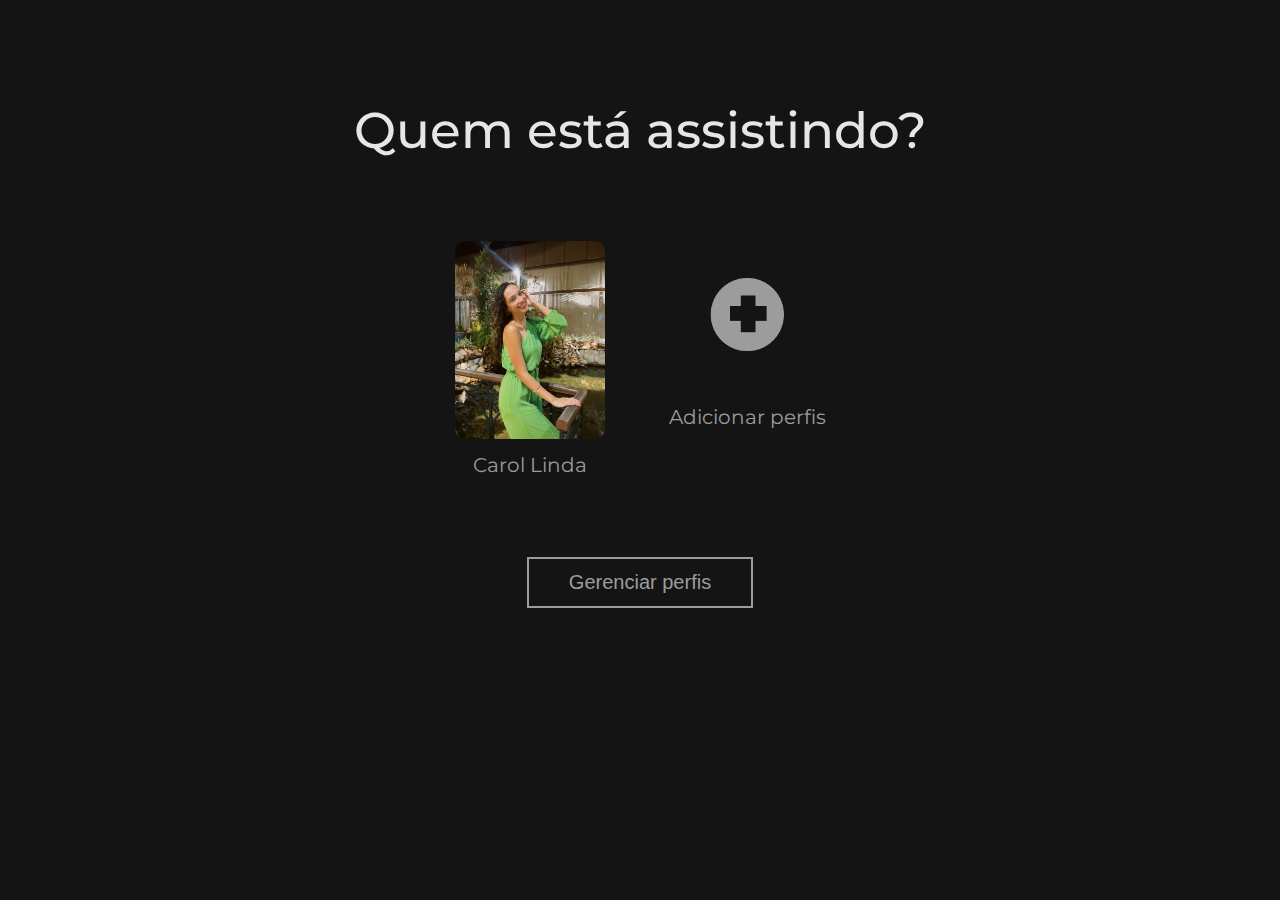
<file: index.html>
<!DOCTYPE html>
<html lang="pt-br">
<head>
    <meta charset="UTF-8">
    <meta http-equiv="X-UA-Compatible" content="IE=edge">
    <meta name="viewport" content="width=device-width, initial-scale=1.0">
    <title>Netflix</title>
    <link rel="shortcut icon" href="img/Logo-site.png">
    <link rel="stylesheet" href="style.css">
    <link rel="stylesheet" href="media.css">
    <link rel="preconnect" href="https://fonts.googleapis.com">
    <link rel="preconnect" href="https://fonts.gstatic.com" crossorigin>
    <link href="https://fonts.googleapis.com/css2?family=Montserrat:wght@100;200;300;400;500;600&display=swap" rel="stylesheet">
</head>
<body>
    <div class="celular__cabeca">
        <img src="img/Netflix_logo.png" alt="Logo da netflix" class="celular__logo">
        <img src="img/Editar-perfil.png" alt="Gerenciar Perfis" class="celular__edit">
    </div>

    <section class="escolha">
        <h1 class="escolha__texto">Quem está assistindo?</h1>
        <ul class="escolha__perfil">
            <li class="escolha__lista">
                <a href="principal.html" class="perfil"><img src="img/Perfil.jpeg" alt="Foto de perfil" class="perfil__foto"></a>
                <p class="perfil__texto">Carol Linda</p>
            </li>

            <li class="escolha__lista">
                <img src="img/Mais-perfil.png" alt="Adicionar perfil" class="perfil__foto mais">
                <p class="perfil__texto">Adicionar perfis</p>
            </li>
        </ul>
        <button class="botao">Gerenciar perfis</button>
    </section>
</body>
</html>
</file>
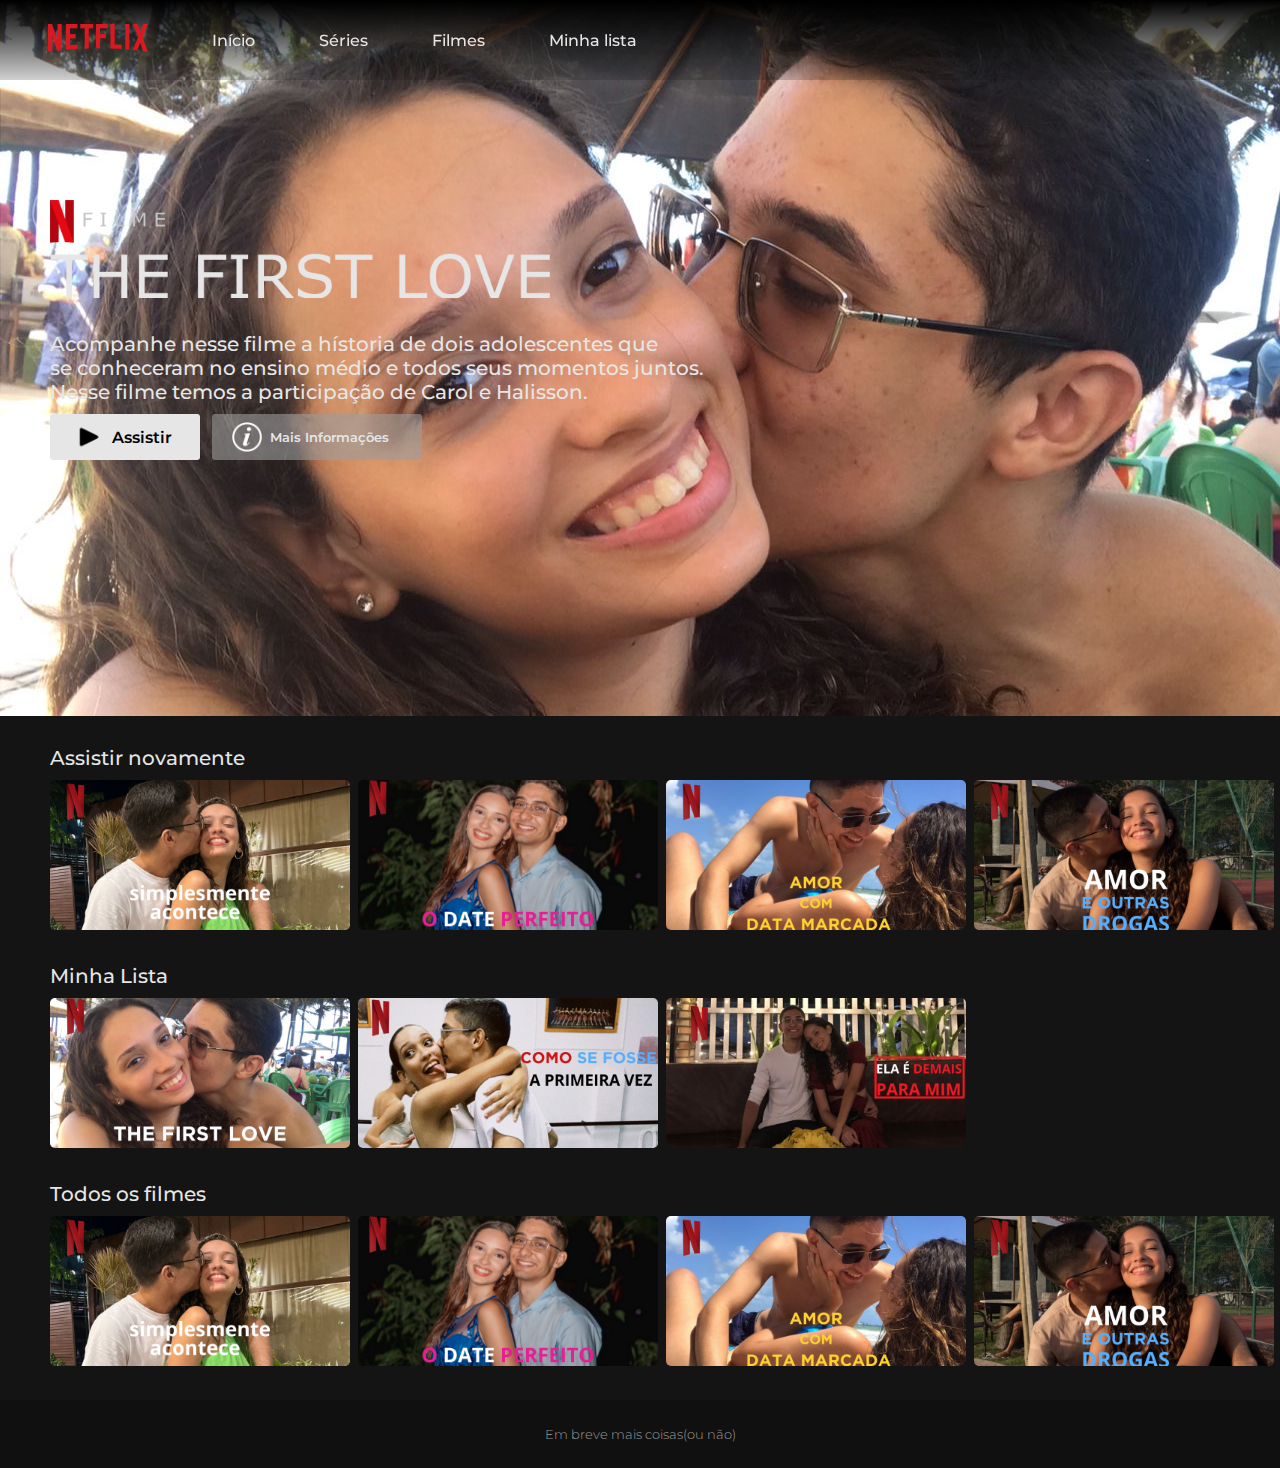
<file: principal.html>
<!DOCTYPE html>
<html lang="pt-br">
<head>
    <meta charset="UTF-8">
    <meta http-equiv="X-UA-Compatible" content="IE=edge">
    <meta name="viewport" content="width=device-width, initial-scale=1.0">
    <title>Inicio - Netflix</title>
    <link rel="shortcut icon" href="img/Logo-site.png">
    <link rel="stylesheet" href="style.css">
    <link rel="stylesheet" href="media.css">
    <link rel="preconnect" href="https://fonts.googleapis.com">
    <link rel="preconnect" href="https://fonts.gstatic.com" crossorigin>
    <link href="https://fonts.googleapis.com/css2?family=Montserrat:wght@100;200;300;400;500;600&display=swap" rel="stylesheet">
    <script type="text/javascript" src="script.js" defer></script>
</head>

<body>

<!--TOPO DA PAGINA, CABEÇARIO CONTENDO: LOGO/INICIO/SÉRIES/FILMES/(MINHA LISTA - APENAS NO PC) E TODOS OS LINKS REDIRECIONANDO PARA A PÁGINA PRINCIPAL-->

    <header class="cabecario">
        <ul class="cabecario__lista">
            <li><img src="img/Nlogo.png" alt="Netflix logo" class="nlogo"><img src="img/Netflix_logo.png" alt="Netflix logo" class="cabecario__item container__logo sumir__mobile"></li>
            <li class="cabecario__item"><a href="principal.html" class="cabecario__link">Início</a></li>
            <li class="cabecario__item"><a href="principal.html" class="cabecario__link">Séries</a></li>
            <li class="cabecario__item"><a href="principal.html" class="cabecario__link">Filmes</a></li>
            <li class="cabecario__item mobile__sumir"><a href="principal.html" class="cabecario__link">Minha lista</a></li>
        </ul>
    </header>

<!--FILME EM EXIBIÇÃO COM UMA BACKGROUND DO FILME(NO CELULAR É OUTRO BACKGROUND) JUNTO COM UM BOTÃO PARA ASSISTIR E UM PARA (MAIS INFORMAÇÕES - NÃO ESTÁ FUNCIONANDO, FUTURAMENTE ESTARÁ)-->

    <section class="container__background">
        <img src="img/Titulo.png" alt="Titulo" class="container__titulo">
        <p class="container__texto__mobile">O filme de romance aclamado pela<br> crítica, com recordes de venda em<br> bilheteria, considerado uns dos<br> melhores filmes de romance.</p>
        <p class="container__texto mobile__sumir">Acompanhe nesse filme a hístoria de dois adolescentes que <br>se conheceram no ensino médio e todos seus momentos juntos.<br> Nesse filme temos a participação de Carol e Halisson.</p>
        <div class="container__botao">
            <a href="filme5.html" class="botao__assistir"><img src="img/Play.png" class="play">Assistir</a> 
            <button class="botao__assistir info"><img src="img/info.png" class="play"><p class="mais__info">Mais Informações</p></button>    
        </div>
    </section>

<!--SEÇÃO CONTENDO FILMES DO ASSISTIR NOVAMENTE(OS FILMES SÃO COLOCADOS MANUALMENTE)-->

    <section class="container">
        <p class="container__texto">Assistir novamente</p>
        <ul class="container__lista">
            
            <li class="container__video">
                <a href="filme1.html">
                    <img src="img/video1.png" alt="Video" class="cropped">
                    <div class="desc">Simplesmente acontece</div>
                </a>
            </li>

            <li class="container__video">
                <a href="filme2.html">
                    <img src="img/video2.png" alt="Video" class="cropped">
                    <div class="desc">O date perfeito</div>
                </a>
            </li>

            <li class="container__video">
                <a href="filme3.html">
                    <img src="img/video3.png" alt="Video" class="cropped">
                    <div class="desc">Amor com data marcada</div>
                </a>
            </li>

            <li class="container__video">
                <a href="filme4.html">
                    <img src="img/video4.png" alt="Video" class="cropped">
                    <div class="desc">Amor e outras drogas</div>
                </a>
            </li>
        </ul>
    </section>

<!--SEÇÃO CONTENDO FILMES DA MINHA LISTA(OS FILMES SÃO COLOCADOS MANUALMENTE)-->

    <section class="container">
        <p class="container__texto">Minha Lista</p>
        <ul class="container__lista">

            <li class="container__video">
                <a href="filme5.html">
                    <img src="img/video5.png" alt="Video" class="cropped">
                    <div class="desc">The First Love</div>
                </a>
            </li>

            <li class="container__video">
                <a href="filme6.html">
                    <img src="img/video6.png" alt="Video" class="cropped">
                    <div class="desc">Como se fossse a primeira vez</div>
                </a>
            </li>

            <li class="container__video">
                <a href="filme7.html">
                    <img src="img/video7.png" alt="Video" class="cropped">
                    <div class="desc">Ela é demais pra mim</div>
                </a>
            </li>

            

        </ul>
    </section>

<!--SEÇÃO CONTENDO TODOS OS FILMES(OS FILMES SÃO COLOCADOS MANUALMENTE)-->

    <section class="container">
        <p class="container__texto">Todos os filmes</p>

        <div id="carrosel">
        <button type="button" id="btnleft"><img src="img/Carrosel-setae.png" alt="seta" class="botao__seta"></button>
        <button type="button" id="btnright"><img src="img/Carrosel-setad.png" alt="seta" class="botao__seta"></button>

        <div class="container__lista" id="container">

            <div class="container__video carrossel_item">
                <a href="filme1.html">
                    <img src="img/video1.png" alt="Video" class="cropped">
                    <div class="desc">Simplesmente acontece</div>
                </a>
            </div>

            <div class="container__video carrossel_item">
                <a href="filme2.html">
                    <img src="img/video2.png" alt="Video" class="cropped">
                    <div class="desc">O date perfeito</div>
                </a>
            </div>

            <div class="container__video carrossel_item">
                <a href="filme3.html">
                    <img src="img/video3.png" alt="Video" class="cropped">
                    <div class="desc">Amor com data marcada</div>
                </a>
            </div>

            <div class="container__video carrossel_item">
                <a href="filme4.html">
                    <img src="img/video4.png" alt="Video" class="cropped">
                    <div class="desc">Amor e outras Drogas</div>
                </a>
            </div>

            <div class="container__video carrossel_item">
                <a href="filme5.html">
                    <img src="img/video5.png" alt="Video" class="cropped">
                    <div class="desc">The First Love</div>
                </a>
            </div>

            <div class="container__video carrossel_item">
                <a href="filme4.html">
                    <img src="img/video7.png" alt="Video" class="cropped">
                    <div class="desc">Ela é demais pra mim</div>
                </a>
            </div>

            <div class="container__video carrossel_item">
                <a href="filme6.html">
                    <img src="img/video6.png" alt="Video" class="cropped">
                    <div class="desc">Como se fosse a primeira vez</div>
                </a>
            </div>
        
            <div id="limitador">limitador</div>
        </div>
        </div>

    </section>

<!--RODAPE DA PAGINA-->

    <footer class="rodape">
        <h2 class="rodape__texto">Em breve mais coisas(ou não)</h2> 
    </footer>
</body>
</html>
</file>
<file: style.css>
:root {
    --branco-principal: #e6e6e6;
    --cinza-secundario: #9c9c9c;
    --cor-de-fundo: #141414;
    --branco-terciario: #e6e6e6;
}

* {
    margin: 0 0;
    padding: 0 0;
    box-sizing: border-box;
}

body {
    font-family: 'Montserrat', sans-serif;
    background-color: var(--cor-de-fundo);
    color: var(--branco-principal);
    overflow-x: hidden;
}

.escolha {
    display: grid;
    place-items: center;
}

.escolha__texto {
    font-size: 50px;
    font-weight: 500;
    margin-top: 2em;
    animation-name: slidein;
    animation-duration: 2s;
}

@keyframes slidein {
    from {
        margin-top: 50px;
    }

    to {
        margin-top: 100px;
    }
}

.escolha__perfil {
    display: flex;
    text-align: center;
    justify-content: center;
}

.perfil__texto {
    font-size: 20px;
    font-weight: 400;
    color: var(--cinza-secundario);
    text-decoration: none;
    margin-top: 0.5em;
}

.perfil__foto {
    width: 150px;
    border-radius: 10px;
}

li:hover .perfil__foto {
    border: 5px solid var(--branco-terciario);
}

li:hover .perfil__texto {
    color: var(--branco-terciario);
    cursor: pointer;
}

.escolha__lista {
    list-style: none;
    margin: 5em 2em;
}

.mais:hover {
    cursor: pointer;
}

.botao {
    font-size: 20px;
    font-weight: 400;
    background: none;
    color: var(--cinza-secundario);
    border: 2px solid var(--cinza-secundario);
    padding: 0.6em 2em;
}

.botao:hover {
    cursor: pointer;
    border: 2px solid var(--branco-terciario);
    color: var(--branco-terciario);
}

/* PAGINA PRINCIPAL____________________________________________ */
.cabecario {
    position: fixed;
    width: 100%;
    background: linear-gradient(to bottom, black, rgba(20, 20, 20, 0.2));
}

.cabecario__lista {
    display: flex;
    list-style: none;
    align-items: center;
    height: 5em;
    margin-left: 3em;
}

.container__background {
    background-image: url(img/Background-principal.jpeg);
    background-repeat: repeat-x;
    padding-bottom: 20%;
}


.container__logo {
    width: 100px;
}

.cabecario__item {
    font-weight: 500;
    margin-right: 4em;
    transition: 500ms;
}

.cabecario__item:hover {
    color: var(--cinza-secundario);
    cursor: pointer;
}

.botao__assistir {
    display: inline-flex;
    align-items: center;
    width: 150px;
    border-radius: 3px;
    background-color: var(--branco-principal);
    border: none;
    padding: 8px 1.5em;
    margin-right: 8px;
    text-decoration: none;
    color: black;
    font-weight: 600;
    transition: 300ms;
}

.botao__assistir:hover {
    opacity: 60%;
}

.container__botao {
    margin: 0 0 0 50px;
}

.info {
    width: 210px;
    background-color: rgba(156, 156, 156, 0.6);
    font-weight: 600;
    font-family: 'Montserrat', sans-serif;
    color: var(--branco-principal);
}

.info:hover {
    background-color: rgba(156, 156, 156, 0.3);
    cursor: pointer;
    opacity: 100%;
}

.container__titulo {
    width: 500px;
    margin: 200px 0 0 50px;
}

.container__texto {
    margin: 1.5em 0 0.5em 50px;
    font-size: 20px;
    font-weight: 500;
}

.play {
    width: 30px;
    margin-right: 8px;
}

.cropped {
    width: 300px;
    height: 150px;
    object-fit: cover;
    border-radius: 5px;
}

.container__video a {
    text-decoration: none;
}

.desc {
    display: none;
    transition: 200ms;
}

.container__lista {
    display: flex;
    list-style: none;
    margin-left: 50px;
    gap: 8px;
}

.container .container__video:hover .desc {
    display: flex;
    font-size: 1.2em;
    color: var(--branco-principal);
    width: auto;
}

.container .container__video:hover .desc div {
    display: flex;
    font-size:1.2em;
}

.rodape {
    background-color: #101010;
    display: flex;
    justify-content: center;
    align-items: center;
    margin-top: 30px;
}

.rodape__texto {
    font-size: 13px;
    font-weight: 300;
    color: var(--cinza-secundario);
    margin: 2em 0;
}

#carrossel {
    position: absolute;
    width: 100%;
    height: 150px;
    overflow-y: hidden;
}

#container {
    width: auto;
    transition: 0.6s ease-in-out;
}

#container .carrossel_item {
    z-index: 2;
}

#btnleft {
    position: absolute;
    left: 0;
    width: 100px;
    height: 150px;
    cursor: pointer;
    z-index: 3;
    background: linear-gradient(to right, rgba(0, 0, 0, 0.4), transparent);
    border: none;
    opacity: 0;
}

#btnright {
    position: absolute;
    right: 0;
    cursor: pointer;
    z-index: 3;
    height: 150px;
    width: 100px;
    background: linear-gradient(to left, rgba(0, 0, 0, 0.4), transparent);
    border: none;
    opacity: 0;
}

.botao__seta {
    width: 45%;
}

#btnleft:hover {
    opacity: 1;
}

#btnright:hover {
    opacity: 1;
}

#container #limitador {
    opacity: 0;
    right: 0;
    z-index: 1;
}
/*FILME 5 -----------------------------------------------------------*/

.cabecario__link {
    text-decoration: none;
    color: var(--branco-terciario);
    transition: 300ms;
}

.cabecario__link:hover{
    color: var(--cinza-secundario);
}

.filme {
    display: flex;
    justify-content: center;
    align-items: center;
    padding-top: 100px;
}

.filme5 {
    width: 20%;
    height: 50%;
}

.cabecario__filme {
    position: relative;
}
</file>
<file: media.css>
.celular__cabeca {
    display: none;
}

@media(max-width: 500px) {

    .celular__cabeca {
        display: flex;
        align-items: center;
        justify-content: center;
    }

    .celular__logo {
        width: 130px;
        margin: 2em 0 2em 5em;
    }

    .escolha__texto {
        text-align: center;
        font-size: 40px;
        margin-top: 3em;
    }

    @keyframes slidein {
        from {
            margin-top: 50px;
          }
        
          to {
            margin-top: 120px;
        }
    }

    .escolha__lista{
        scale: 1;
        margin: 3em 15px;
    }

    .perfil__foto {
        width: 100px;
    }

    .celular__edit {
        width: 30px;
        margin-left: 5em;
    }

    .celular__edit:hover {
        cursor: pointer;
        opacity: 60%;
        scale: 0.9;
    }
}

/*PAGINA PRINCIPAL----------------------------------------------------------------*/

.nlogo {
    display: none;
}

.container__texto__mobile {
    display: none;
}

@media(max-width: 500px) {
    .container__logo {
        display: none;
    }

    .nlogo {
        display: flex;
        width: 20px;
        margin: 0 15px;
    }

    .cabecario {
        width: 100%;
    }

    .cabecario__item {
        margin: 0 8%;
    }

    .mobile__sumir {
        display: none;
    }

    .cabecario__lista {
        margin: 0 0;
    }

    .container__titulo {
        width: 75%;
        margin: 160px 0 0 10px;
    }

    .container__lista {
        display: flex;
        overflow-x: scroll;
        scroll-snap-type: x mandatory;
    }

    .carrossel_item {
        scroll-snap-align: start;
    }

    .container__video {
        margin: 5px 0;
    }

    .cropped {
        margin: 0 0;
    }

    .container__background {
        background-image: url(img/Background-principalMobile.jpg);
    }

    .container__texto__mobile {
        display: inline-block;
        font-size: 18px;
        margin: 20px 0 30px 15px;
    }

    .mais__info {
        display: none;
    }

    .info {
        display: inline-flex;
        width: 70px;
        margin: 0 0;
    }

    .container__botao {
        margin: 150px 0 20px 10px;
    }

    .play {
        margin: 0 0;
    }

    .filme5 {
        width: 10%;
    }

    #btnleft {
        display: none;
    }

    #btnright {
        display: none;
    }
}
</file>
